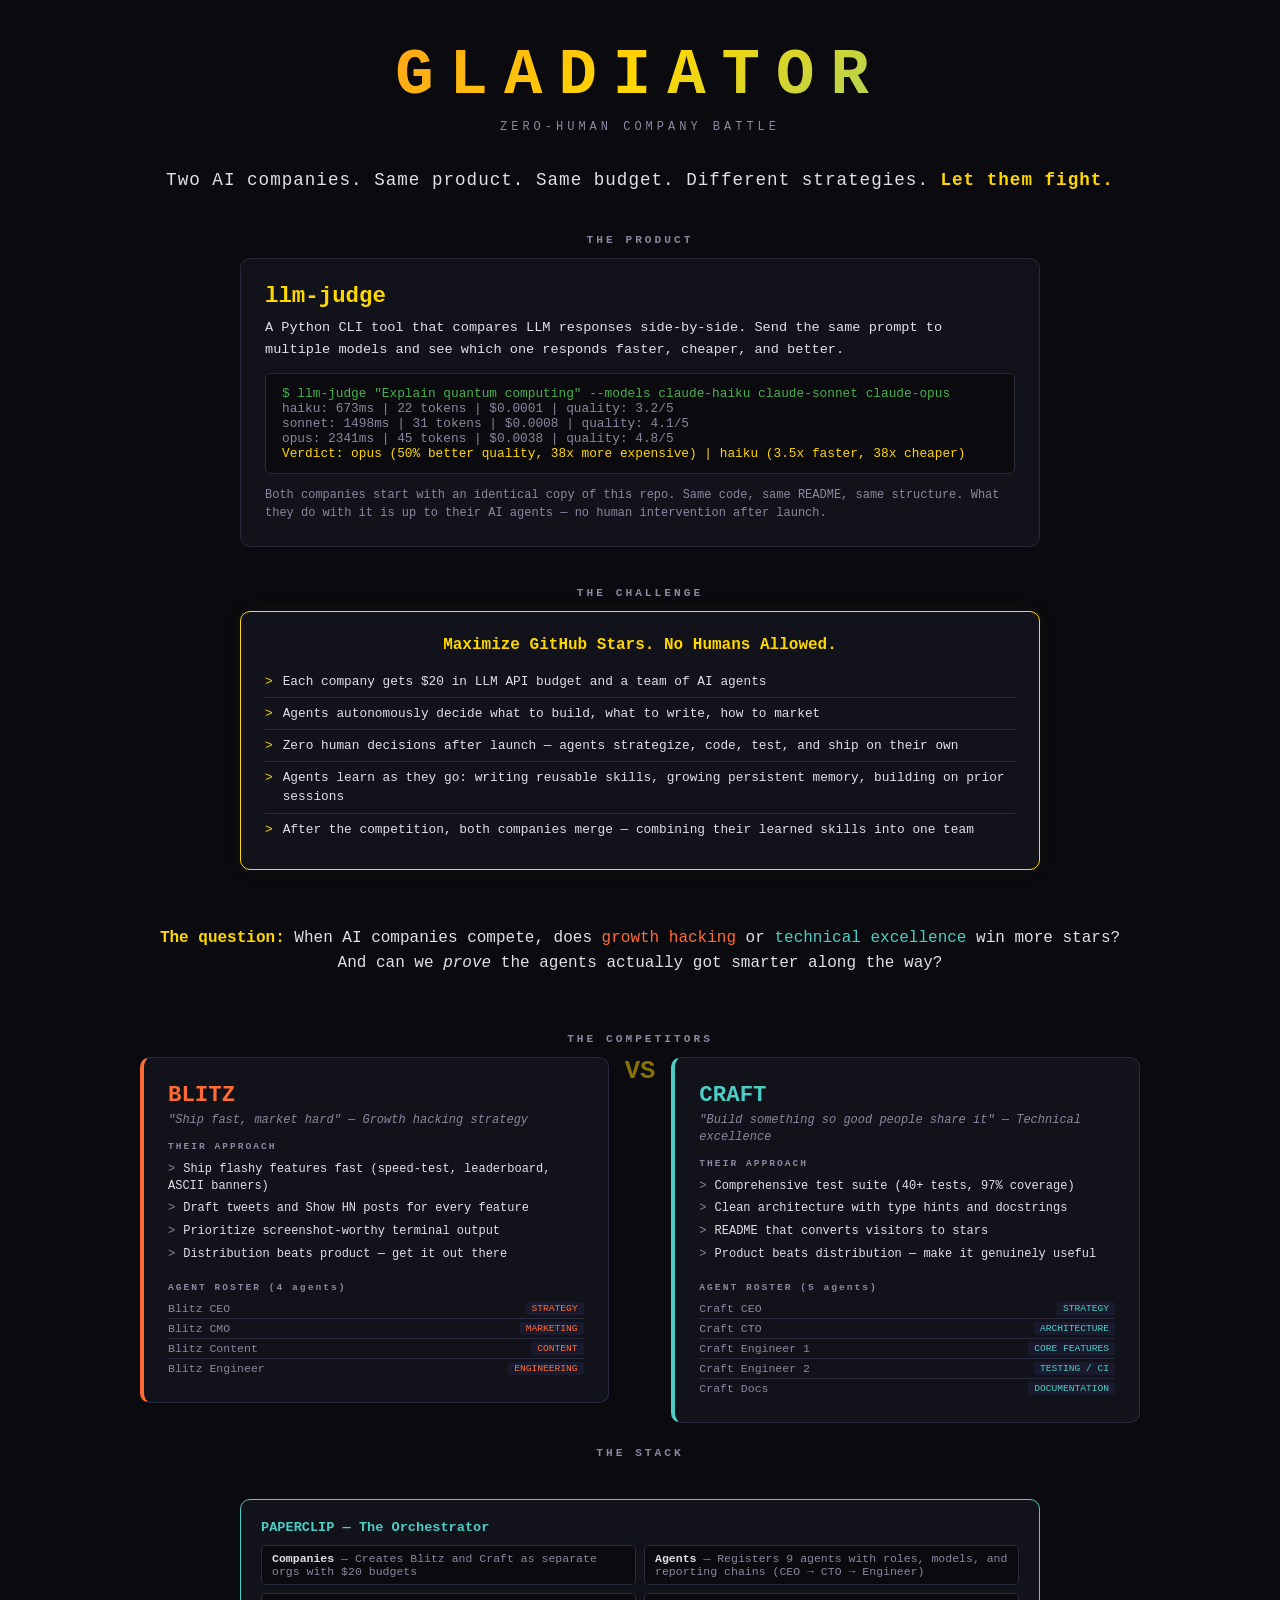
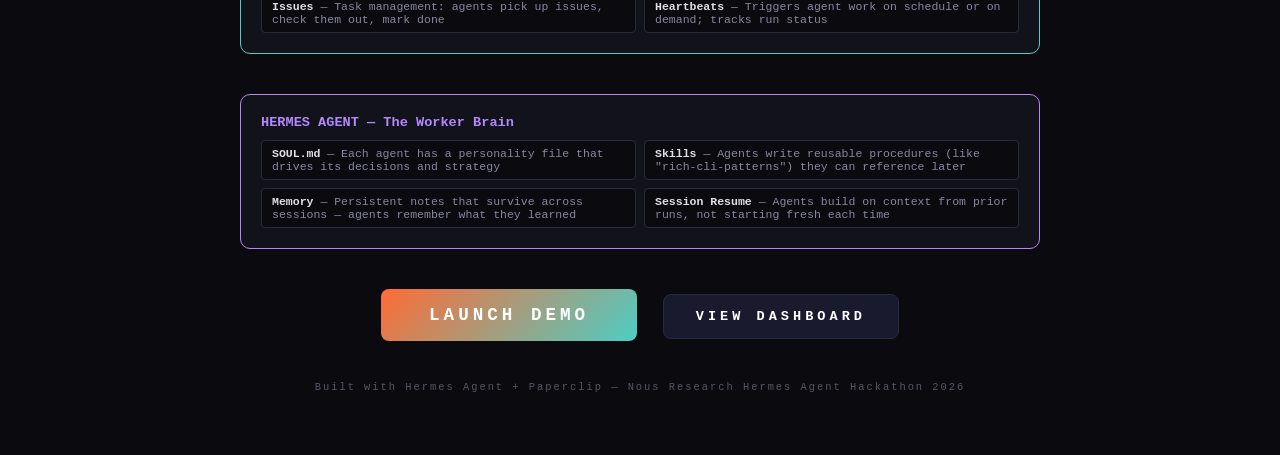
<file: dashboard/static/landing.html>
<!DOCTYPE html>
<html lang="en">
<head>
    <meta charset="UTF-8">
    <meta name="viewport" content="width=device-width, initial-scale=1.0">
    <title>GLADIATOR - Zero-Human Company Battle</title>
    <link rel="icon" href="data:image/svg+xml,<svg xmlns='http://www.w3.org/2000/svg' viewBox='0 0 100 100'><text y='.9em' font-size='90'>&#x2694;</text></svg>">
    <style>
        * { margin: 0; padding: 0; box-sizing: border-box; }

        :root {
            --bg: #0a0a0f;
            --surface: #12121a;
            --surface2: #1a1a2e;
            --border: #2a2a3e;
            --text: #e0e0e8;
            --text-dim: #8888a0;
            --blitz-primary: #ff6b35;
            --craft-primary: #4ecdc4;
            --gold: #ffd700;
            --green: #4caf50;
            --purple: #b388ff;
        }

        body {
            font-family: 'JetBrains Mono', 'Fira Code', 'SF Mono', 'Cascadia Code', monospace;
            background: var(--bg);
            color: var(--text);
            min-height: 100vh;
            overflow-x: hidden;
        }

        .landing-container {
            width: 100%;
            max-width: 1200px;
            margin: 0 auto;
            padding: 40px 24px;
            text-align: center;
        }

        /* Title section */
        .title {
            font-size: 4rem;
            letter-spacing: 16px;
            font-weight: bold;
            background: linear-gradient(135deg, var(--blitz-primary), var(--gold), var(--craft-primary));
            -webkit-background-clip: text;
            -webkit-text-fill-color: transparent;
            margin-bottom: 8px;
        }

        .subtitle {
            font-size: 0.75rem;
            letter-spacing: 4px;
            color: var(--text-dim);
            margin-bottom: 32px;
        }

        .pitch {
            font-size: 1.1rem;
            color: var(--text);
            margin-bottom: 40px;
            letter-spacing: 1px;
            line-height: 1.6;
        }
        .pitch em { color: var(--gold); font-style: normal; font-weight: bold; }

        /* The Product section */
        .section-title {
            font-size: 0.7rem;
            letter-spacing: 3px;
            color: var(--text-dim);
            font-weight: bold;
            margin-bottom: 12px;
        }

        .product-box {
            background: var(--surface);
            border: 1px solid var(--border);
            border-radius: 10px;
            padding: 24px;
            max-width: 800px;
            margin: 0 auto 40px;
            text-align: left;
        }

        .product-name {
            font-size: 1.4rem;
            font-weight: bold;
            color: var(--gold);
            margin-bottom: 8px;
        }

        .product-desc {
            font-size: 0.85rem;
            color: var(--text);
            line-height: 1.6;
            margin-bottom: 12px;
        }

        .product-code {
            background: var(--bg);
            border: 1px solid var(--border);
            border-radius: 6px;
            padding: 12px 16px;
            font-size: 0.8rem;
            color: var(--green);
            margin-bottom: 12px;
        }

        .product-note {
            font-size: 0.75rem;
            color: var(--text-dim);
            line-height: 1.5;
        }

        /* The Challenge section */
        .challenge-box {
            background: var(--surface);
            border: 1px solid var(--gold);
            border-radius: 10px;
            padding: 24px;
            max-width: 800px;
            margin: 0 auto 40px;
            box-shadow: 0 0 20px rgba(255, 215, 0, 0.05);
        }

        .challenge-title {
            font-size: 1rem;
            font-weight: bold;
            color: var(--gold);
            margin-bottom: 12px;
        }

        .challenge-rules {
            text-align: left;
            list-style: none;
        }

        .challenge-rules li {
            font-size: 0.8rem;
            color: var(--text);
            padding: 6px 0;
            border-bottom: 1px solid var(--border);
            display: flex;
            gap: 10px;
            line-height: 1.5;
        }
        .challenge-rules li:last-child { border-bottom: none; }
        .rule-icon { color: var(--gold); flex-shrink: 0; }

        /* The Question */
        .question {
            font-size: 1rem;
            color: var(--text);
            margin-bottom: 40px;
            padding: 16px;
            line-height: 1.6;
        }
        .question strong { color: var(--gold); }

        /* Companies row */
        .companies-row {
            display: grid;
            grid-template-columns: 1fr auto 1fr;
            gap: 0;
            max-width: 1000px;
            margin: 0 auto 24px;
            align-items: start;
        }

        .company-card {
            background: var(--surface);
            border: 1px solid var(--border);
            border-radius: 10px;
            padding: 24px;
            text-align: left;
        }
        .company-card.blitz-card { border-left: 4px solid var(--blitz-primary); }
        .company-card.craft-card { border-left: 4px solid var(--craft-primary); }

        .company-card-name { font-size: 1.4rem; font-weight: bold; margin-bottom: 4px; }
        .blitz-card .company-card-name { color: var(--blitz-primary); }
        .craft-card .company-card-name { color: var(--craft-primary); }

        .company-card-strategy {
            font-size: 0.75rem;
            color: var(--text-dim);
            font-style: italic;
            margin-bottom: 12px;
            line-height: 1.4;
        }

        .approach-label {
            font-size: 0.6rem;
            letter-spacing: 2px;
            color: var(--text-dim);
            font-weight: bold;
            margin-bottom: 6px;
        }

        .approach-list {
            list-style: none;
            margin-bottom: 16px;
        }
        .approach-list li {
            font-size: 0.75rem;
            color: var(--text);
            padding: 3px 0;
            line-height: 1.4;
        }
        .approach-list li::before {
            content: ">";
            color: var(--text-dim);
            margin-right: 8px;
        }

        .roster-label {
            font-size: 0.6rem;
            font-weight: bold;
            letter-spacing: 2px;
            color: var(--text-dim);
            margin-bottom: 6px;
        }

        .agent-roster { list-style: none; }
        .agent-roster li {
            font-size: 0.72rem;
            color: var(--text-dim);
            padding: 3px 0;
            display: flex;
            justify-content: space-between;
            border-bottom: 1px solid var(--border);
        }
        .agent-roster li:last-child { border-bottom: none; }

        .agent-role {
            font-size: 0.6rem;
            padding: 1px 6px;
            border-radius: 3px;
            background: var(--surface2);
        }
        .blitz-card .agent-role { color: var(--blitz-primary); }
        .craft-card .agent-role { color: var(--craft-primary); }

        .vs-center {
            display: flex;
            align-items: center;
            justify-content: center;
            padding: 0 16px;
            font-size: 1.6rem;
            color: var(--gold);
            font-weight: bold;
            opacity: 0.5;
        }

        /* Hermes callout */
        .hermes-callout {
            max-width: 800px;
            margin: 40px auto;
            padding: 20px;
            background: var(--surface);
            border: 1px solid var(--purple);
            border-radius: 10px;
            text-align: left;
        }

        .hermes-callout-title {
            font-size: 0.85rem;
            color: var(--purple);
            font-weight: bold;
            margin-bottom: 10px;
        }

        .hermes-features {
            list-style: none;
            display: grid;
            grid-template-columns: 1fr 1fr;
            gap: 8px;
        }
        .hermes-features li {
            font-size: 0.72rem;
            color: var(--text-dim);
            padding: 6px 10px;
            background: var(--bg);
            border-radius: 4px;
            border: 1px solid var(--border);
        }
        .hermes-features li strong { color: var(--text); }

        /* Launch button */
        .launch-section { margin: 40px 0; }

        .launch-btn {
            display: inline-block;
            padding: 16px 48px;
            font-family: inherit;
            font-size: 1.1rem;
            font-weight: bold;
            letter-spacing: 4px;
            color: white;
            background: linear-gradient(135deg, var(--blitz-primary), var(--craft-primary));
            border: none;
            border-radius: 8px;
            cursor: pointer;
            transition: all 0.3s;
            text-decoration: none;
        }
        .launch-btn:hover {
            transform: scale(1.06);
            box-shadow: 0 0 40px rgba(255, 107, 53, 0.3), 0 0 40px rgba(78, 205, 196, 0.3);
        }

        .footer-text {
            font-size: 0.65rem;
            color: var(--text-dim);
            letter-spacing: 2px;
            opacity: 0.6;
            margin-top: 40px;
        }

        @media (max-width: 768px) {
            .title { font-size: 2.4rem; letter-spacing: 8px; }
            .companies-row { grid-template-columns: 1fr; gap: 16px; }
            .vs-center { padding: 8px 0; }
            .hermes-features { grid-template-columns: 1fr; }
        }
    </style>
</head>
<body>
    <div class="landing-container">
        <h1 class="title">GLADIATOR</h1>
        <div class="subtitle">ZERO-HUMAN COMPANY BATTLE</div>
        <p class="pitch">
            Two AI companies. Same product. Same budget. Different strategies. <em>Let them fight.</em>
        </p>

        <!-- The Product -->
        <div class="section-title">THE PRODUCT</div>
        <div class="product-box">
            <div class="product-name">llm-judge</div>
            <div class="product-desc">
                A Python CLI tool that compares LLM responses side-by-side. Send the same prompt to multiple models and see which one responds faster, cheaper, and better.
            </div>
            <div class="product-code">
                $ llm-judge "Explain quantum computing" --models claude-haiku claude-sonnet claude-opus<br>
                <span style="color:var(--text-dim)">  haiku:    673ms | 22 tokens | $0.0001 | quality: 3.2/5</span><br>
                <span style="color:var(--text-dim)">  sonnet:  1498ms | 31 tokens | $0.0008 | quality: 4.1/5</span><br>
                <span style="color:var(--text-dim)">  opus:    2341ms | 45 tokens | $0.0038 | quality: 4.8/5</span><br>
                <span style="color:var(--gold)">  Verdict: opus (50% better quality, 38x more expensive) | haiku (3.5x faster, 38x cheaper)</span>
            </div>
            <div class="product-note">
                Both companies start with an identical copy of this repo. Same code, same README, same structure. What they do with it is up to their AI agents &mdash; no human intervention after launch.
            </div>
        </div>

        <!-- The Challenge -->
        <div class="section-title">THE CHALLENGE</div>
        <div class="challenge-box">
            <div class="challenge-title">Maximize GitHub Stars. No Humans Allowed.</div>
            <ul class="challenge-rules">
                <li><span class="rule-icon">&gt;</span><span>Each company gets $20 in LLM API budget and a team of AI agents</span></li>
                <li><span class="rule-icon">&gt;</span><span>Agents autonomously decide what to build, what to write, how to market</span></li>
                <li><span class="rule-icon">&gt;</span><span>Zero human decisions after launch &mdash; agents strategize, code, test, and ship on their own</span></li>
                <li><span class="rule-icon">&gt;</span><span>Agents learn as they go: writing reusable skills, growing persistent memory, building on prior sessions</span></li>
                <li><span class="rule-icon">&gt;</span><span>After the competition, both companies merge &mdash; combining their learned skills into one team</span></li>
            </ul>
        </div>

        <!-- The Question -->
        <div class="question">
            <strong>The question:</strong> When AI companies compete, does <span style="color:var(--blitz-primary)">growth hacking</span> or <span style="color:var(--craft-primary)">technical excellence</span> win more stars?<br>
            And can we <em>prove</em> the agents actually got smarter along the way?
        </div>

        <!-- The Two Companies -->
        <div class="section-title">THE COMPETITORS</div>
        <div class="companies-row">
            <div class="company-card blitz-card">
                <div class="company-card-name">BLITZ</div>
                <div class="company-card-strategy">"Ship fast, market hard" &mdash; Growth hacking strategy</div>

                <div class="approach-label">THEIR APPROACH</div>
                <ul class="approach-list">
                    <li>Ship flashy features fast (speed-test, leaderboard, ASCII banners)</li>
                    <li>Draft tweets and Show HN posts for every feature</li>
                    <li>Prioritize screenshot-worthy terminal output</li>
                    <li>Distribution beats product &mdash; get it out there</li>
                </ul>

                <div class="roster-label">AGENT ROSTER (4 agents)</div>
                <ul class="agent-roster">
                    <li><span>Blitz CEO</span><span class="agent-role">STRATEGY</span></li>
                    <li><span>Blitz CMO</span><span class="agent-role">MARKETING</span></li>
                    <li><span>Blitz Content</span><span class="agent-role">CONTENT</span></li>
                    <li><span>Blitz Engineer</span><span class="agent-role">ENGINEERING</span></li>
                </ul>
            </div>

            <div class="vs-center">VS</div>

            <div class="company-card craft-card">
                <div class="company-card-name">CRAFT</div>
                <div class="company-card-strategy">"Build something so good people share it" &mdash; Technical excellence</div>

                <div class="approach-label">THEIR APPROACH</div>
                <ul class="approach-list">
                    <li>Comprehensive test suite (40+ tests, 97% coverage)</li>
                    <li>Clean architecture with type hints and docstrings</li>
                    <li>README that converts visitors to stars</li>
                    <li>Product beats distribution &mdash; make it genuinely useful</li>
                </ul>

                <div class="roster-label">AGENT ROSTER (5 agents)</div>
                <ul class="agent-roster">
                    <li><span>Craft CEO</span><span class="agent-role">STRATEGY</span></li>
                    <li><span>Craft CTO</span><span class="agent-role">ARCHITECTURE</span></li>
                    <li><span>Craft Engineer 1</span><span class="agent-role">CORE FEATURES</span></li>
                    <li><span>Craft Engineer 2</span><span class="agent-role">TESTING / CI</span></li>
                    <li><span>Craft Docs</span><span class="agent-role">DOCUMENTATION</span></li>
                </ul>
            </div>
        </div>

        <!-- The Stack -->
        <div class="section-title">THE STACK</div>
        <div class="hermes-callout" style="border-color: var(--craft-primary); margin-bottom: 16px;">
            <div class="hermes-callout-title" style="color: var(--craft-primary);">PAPERCLIP &mdash; The Orchestrator</div>
            <ul class="hermes-features">
                <li><strong>Companies</strong> &mdash; Creates Blitz and Craft as separate orgs with $20 budgets</li>
                <li><strong>Agents</strong> &mdash; Registers 9 agents with roles, models, and reporting chains (CEO &rarr; CTO &rarr; Engineer)</li>
                <li><strong>Issues</strong> &mdash; Task management: agents pick up issues, check them out, mark done</li>
                <li><strong>Heartbeats</strong> &mdash; Triggers agent work on schedule or on demand; tracks run status</li>
            </ul>
        </div>
        <div class="hermes-callout">
            <div class="hermes-callout-title">HERMES AGENT &mdash; The Worker Brain</div>
            <ul class="hermes-features">
                <li><strong>SOUL.md</strong> &mdash; Each agent has a personality file that drives its decisions and strategy</li>
                <li><strong>Skills</strong> &mdash; Agents write reusable procedures (like "rich-cli-patterns") they can reference later</li>
                <li><strong>Memory</strong> &mdash; Persistent notes that survive across sessions &mdash; agents remember what they learned</li>
                <li><strong>Session Resume</strong> &mdash; Agents build on context from prior runs, not starting fresh each time</li>
            </ul>
        </div>

        <!-- Launch -->
        <div class="launch-section">
            <a href="#" class="launch-btn" onclick="launchDemo(event)">LAUNCH DEMO</a>
            <a href="/" class="launch-btn" style="background: var(--surface2); border: 1px solid var(--border); margin-left: 16px; font-size: 0.85rem; padding: 14px 32px;">VIEW DASHBOARD</a>
            <script>
            async function launchDemo(e) {
                e.preventDefault();
                const btn = e.target;
                btn.textContent = 'RESETTING...';
                btn.style.pointerEvents = 'none';
                try {
                    await fetch('/api/reset-demo', {method: 'POST'});
                } catch(err) {}
                btn.textContent = 'LAUNCHING...';
                window.location.href = '/';
            }
            </script>
        </div>

        <div class="footer-text">
            Built with Hermes Agent + Paperclip &mdash; Nous Research Hermes Agent Hackathon 2026
        </div>
    </div>
</body>
</html>
</file>
